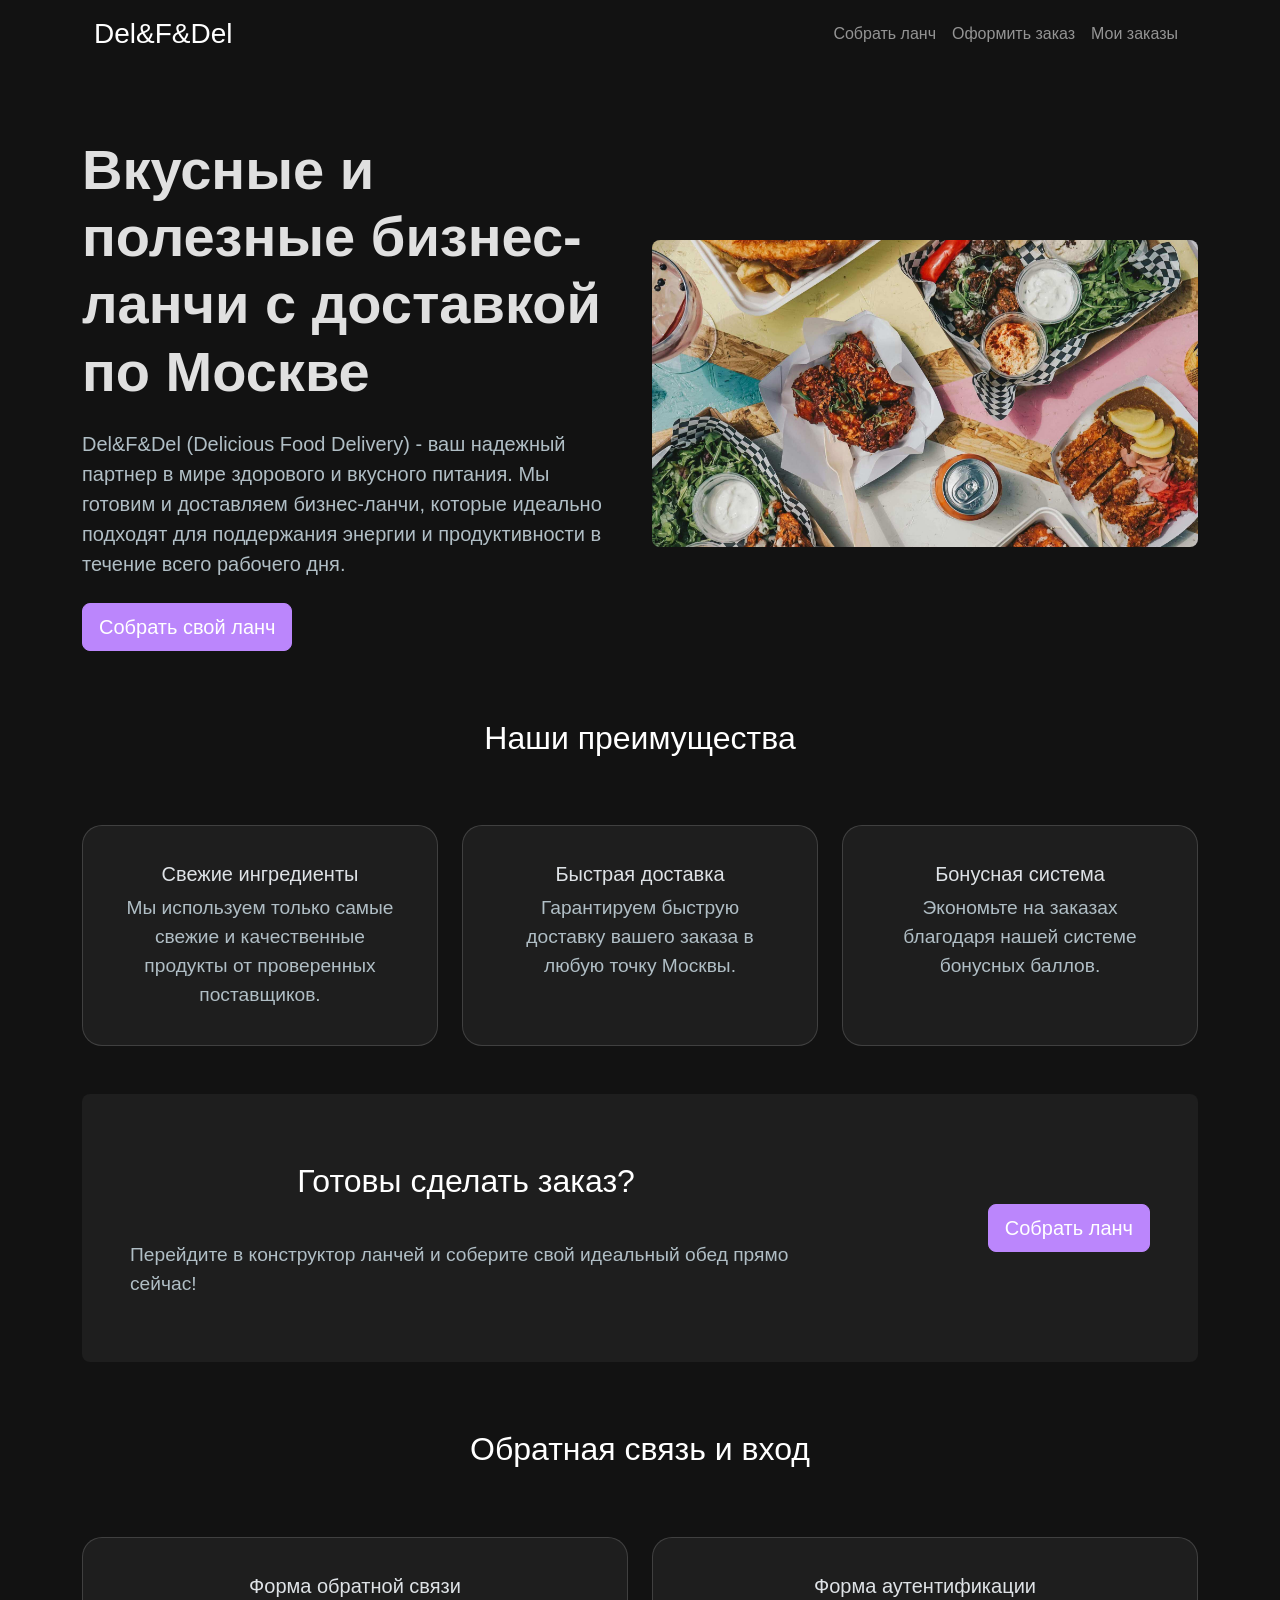
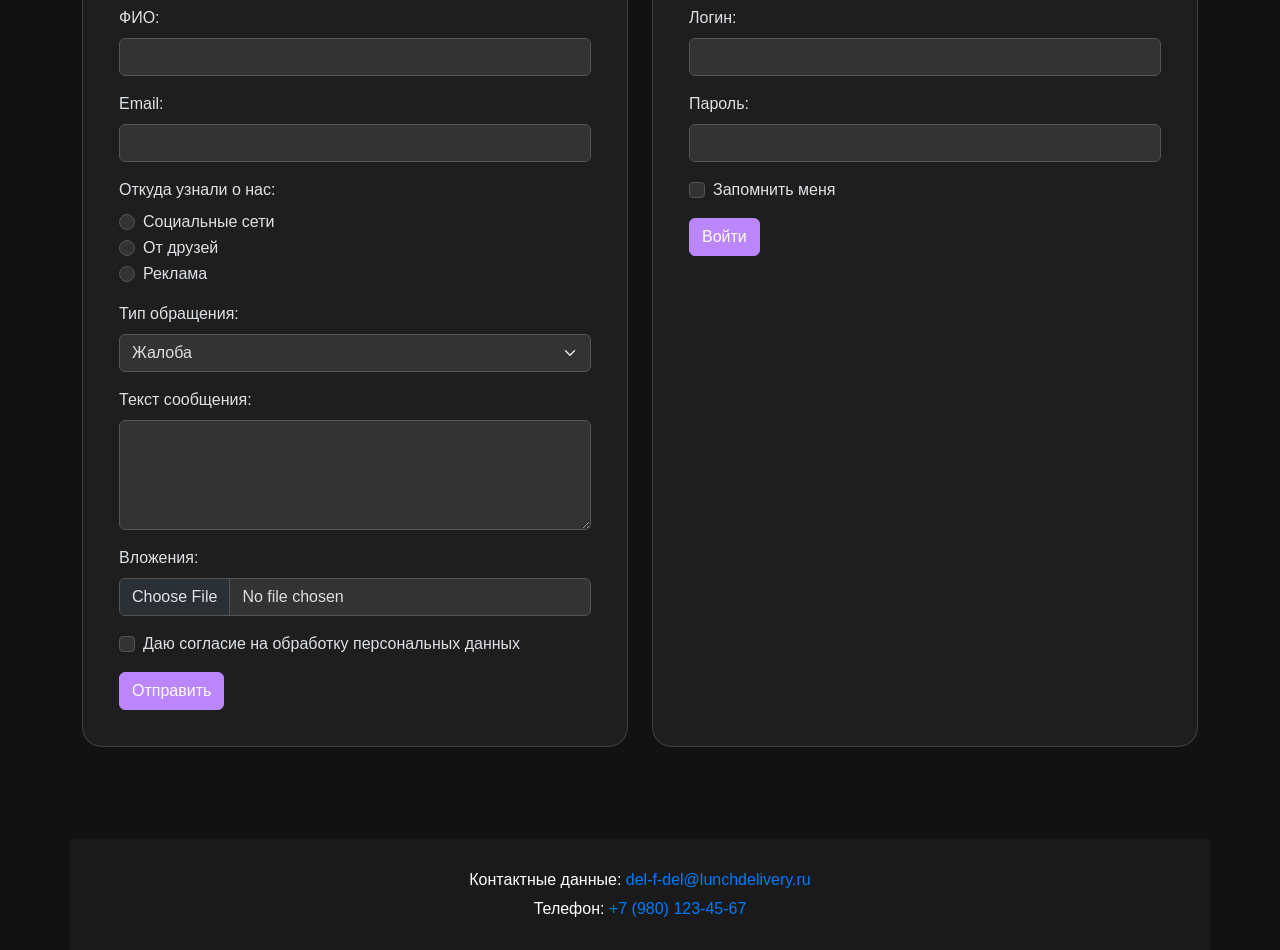
<file: index.html>
<!DOCTYPE html>
<html lang="ru" data-bs-theme="dark">
	<head>
		<meta charset="UTF-8" />
		<meta name="viewport" content="width=device-width, initial-scale=1.0" />
		<title>Del&F&Del - Доставка бизнес-ланчей</title>
		<link
			href="https://cdn.jsdelivr.net/npm/bootstrap@5.3.3/dist/css/bootstrap.min.css"
			rel="stylesheet"
			integrity="sha384-QWTKZyjpPEjISv5WaRU9OFeRpok6YctnYmDr5pNlyT2bRjXh0JMhjY6hW+ALEwIH"
			crossorigin="anonymous"
		/>
		<link rel="stylesheet" href="styles.css" />
	</head>
	<body>
		<header class="container">
			<nav class="navbar navbar-expand-lg navbar-dark">
				<div class="container-fluid">
					<a class="navbar-brand fs-3" href="index.html">Del&F&Del</a>
					<button
						class="navbar-toggler"
						type="button"
						data-bs-toggle="collapse"
						data-bs-target="#navbarNav"
						aria-controls="navbarNav"
						aria-expanded="false"
						aria-label="Toggle navigation"
					>
						<span class="navbar-toggler-icon"></span>
					</button>
					<div class="collapse navbar-collapse" id="navbarNav">
						<ul class="navbar-nav ms-auto">
							<li class="nav-item">
								<a class="nav-link" href="menu.html">Собрать ланч</a>
							</li>
							<li class="nav-item">
								<a class="nav-link" href="order.html">Оформить заказ</a>
							</li>
							<li class="nav-item">
								<a class="nav-link" href="orders.html">Мои заказы</a>
							</li>
						</ul>
					</div>
				</div>
			</nav>
		</header>

		<main class="container">
			<!-- Hero Section -->
			<section id="hero" class="row align-items-center my-5">
				<div class="col-lg-6">
					<h1 class="display-4 fw-bold">
						Вкусные и полезные бизнес-ланчи с доставкой по Москве
					</h1>
					<p class="lead my-4">
						Del&F&Del (Delicious Food Delivery) - ваш надежный партнер в мире
						здорового и вкусного питания. Мы готовим и доставляем бизнес-ланчи,
						которые идеально подходят для поддержания энергии и продуктивности в
						течение всего рабочего дня.
					</p>
					<a href="menu.html" class="btn btn-primary btn-lg"
						>Собрать свой ланч</a
					>
				</div>
				<div class="col-lg-6">
					<img
						src="images/lunch.jpg"
						class="img-fluid rounded-3"
						alt="Бизнес-ланч"
					/>
				</div>
			</section>

			<!-- Features Section -->
			<section id="features" class="my-5">
				<h2 class="text-center mb-5">Наши преимущества</h2>
				<div class="row text-center">
					<div class="col-md-4">
						<div class="card h-100">
							<div class="card-body">
								<h5 class="card-title">Свежие ингредиенты</h5>
								<p class="card-text">
									Мы используем только самые свежие и качественные продукты от
									проверенных поставщиков.
								</p>
							</div>
						</div>
					</div>
					<div class="col-md-4">
						<div class="card h-100">
							<div class="card-body">
								<h5 class="card-title">Быстрая доставка</h5>
								<p class="card-text">
									Гарантируем быструю доставку вашего заказа в любую точку
									Москвы.
								</p>
							</div>
						</div>
					</div>
					<div class="col-md-4">
						<div class="card h-100">
							<div class="card-body">
								<h5 class="card-title">Бонусная система</h5>
								<p class="card-text">
									Экономьте на заказах благодаря нашей системе бонусных баллов.
								</p>
							</div>
						</div>
					</div>
				</div>
			</section>

			<!-- CTA Section -->
			<section id="cta" class="my-5 p-5 rounded-3 text-light">
				<div class="row align-items-center">
					<div class="col-md-8">
						<h2>Готовы сделать заказ?</h2>
						<p>
							Перейдите в конструктор ланчей и соберите свой идеальный обед
							прямо сейчас!
						</p>
					</div>
					<div class="col-md-4 text-md-end">
						<a href="menu.html" class="btn btn-primary btn-lg">Собрать ланч</a>
					</div>
				</div>
			</section>

			<!-- Contact Section -->
			<section id="contact" class="my-5">
				<h2 class="text-center mb-5">Обратная связь и вход</h2>
				<div class="row">
					<div class="col-md-6 mb-4">
						<div class="card form-block">
							<div class="card-body">
								<h5 class="card-title text-center">Форма обратной связи</h5>
								<form
									action="https://httpbin.org/post"
									method="post"
									enctype="multipart/form-data"
									class="feedback-form"
								>
									<div class="mb-3">
										<label for="name" class="form-label">ФИО:</label>
										<input
											type="text"
											id="name"
											name="name"
											class="form-control"
											required
										/>
									</div>

									<div class="mb-3">
										<label for="email" class="form-label">Email:</label>
										<input
											type="email"
											id="email"
											name="email"
											class="form-control"
											required
										/>
									</div>

									<div class="mb-3">
										<label class="form-label">Откуда узнали о нас:</label>
										<div class="form-check">
											<input
												type="radio"
												id="social"
												name="source"
												value="social"
												class="form-check-input"
												required
											/>
											<label for="social" class="form-check-label"
												>Социальные сети</label
											>
										</div>
										<div class="form-check">
											<input
												type="radio"
												id="friends"
												name="source"
												value="friends"
												class="form-check-input"
											/>
											<label for="friends" class="form-check-label"
												>От друзей</label
											>
										</div>
										<div class="form-check">
											<input
												type="radio"
												id="ads"
												name="source"
												value="ads"
												class="form-check-input"
											/>
											<label for="ads" class="form-check-label">Реклама</label>
										</div>
									</div>

									<div class="mb-3">
										<label for="type" class="form-label">Тип обращения:</label>
										<select id="type" name="type" class="form-select" required>
											<option value="complaint">Жалоба</option>
											<option value="suggestion">Предложение</option>
										</select>
									</div>

									<div class="mb-3">
										<label for="message" class="form-label"
											>Текст сообщения:</label
										>
										<textarea
											id="message"
											name="message"
											rows="4"
											class="form-control"
											required
										></textarea>
									</div>

									<div class="mb-3">
										<label for="attachment" class="form-label">Вложения:</label>
										<input
											type="file"
											id="attachment"
											name="attachment"
											class="form-control"
										/>
									</div>

									<div class="form-check mb-3">
										<input
											type="checkbox"
											id="agree"
											name="agree"
											class="form-check-input"
											required
										/>
										<label for="agree" class="form-check-label"
											>Даю согласие на обработку персональных данных</label
										>
									</div>

									<button type="submit" class="btn btn-primary">
										Отправить
									</button>
								</form>
							</div>
						</div>
					</div>
					<div class="col-md-6 mb-4">
						<div class="card form-block">
							<div class="card-body">
								<h5 class="card-title text-center">Форма аутентификации</h5>
								<form
									action="https://httpbin.org/post"
									method="post"
									class="auth-form"
								>
									<div class="mb-3">
										<label for="login" class="form-label">Логин:</label>
										<input
											type="text"
											id="login"
											name="login"
											class="form-control"
											required
										/>
									</div>
									<div class="mb-3">
										<label for="password" class="form-label">Пароль:</label>
										<input
											type="password"
											id="password"
											name="password"
											class="form-control"
											required
										/>
									</div>
									<div class="form-check mb-3">
										<input
											type="checkbox"
											id="remember"
											name="remember"
											class="form-check-input"
										/>
										<label for="remember" class="form-check-label"
											>Запомнить меня</label
										>
									</div>

									<button type="submit" class="btn btn-primary">Войти</button>
								</form>
							</div>
						</div>
					</div>
				</div>
			</section>
		</main>

		<footer class="container text-center py-4">
			<p>
				Контактные данные:
				<a href="mailto:del-f-del@lunchdelivery.ru"
					>del-f-del@lunchdelivery.ru</a
				>
			</p>
			<p>Телефон: <a href="tel:+79801234567">+7 (980) 123-45-67</a></p>
		</footer>

		<script
			src="https://cdn.jsdelivr.net/npm/bootstrap@5.3.3/dist/js/bootstrap.bundle.min.js"
			integrity="sha384-YvpcrYf0tY3lHB60NNkmXc5s9fDVZLESaAA55NDzOxhy9GkcIdslK1eN7N6jIeHz"
			crossorigin="anonymous"
		></script>
	</body>
</html>
</file>
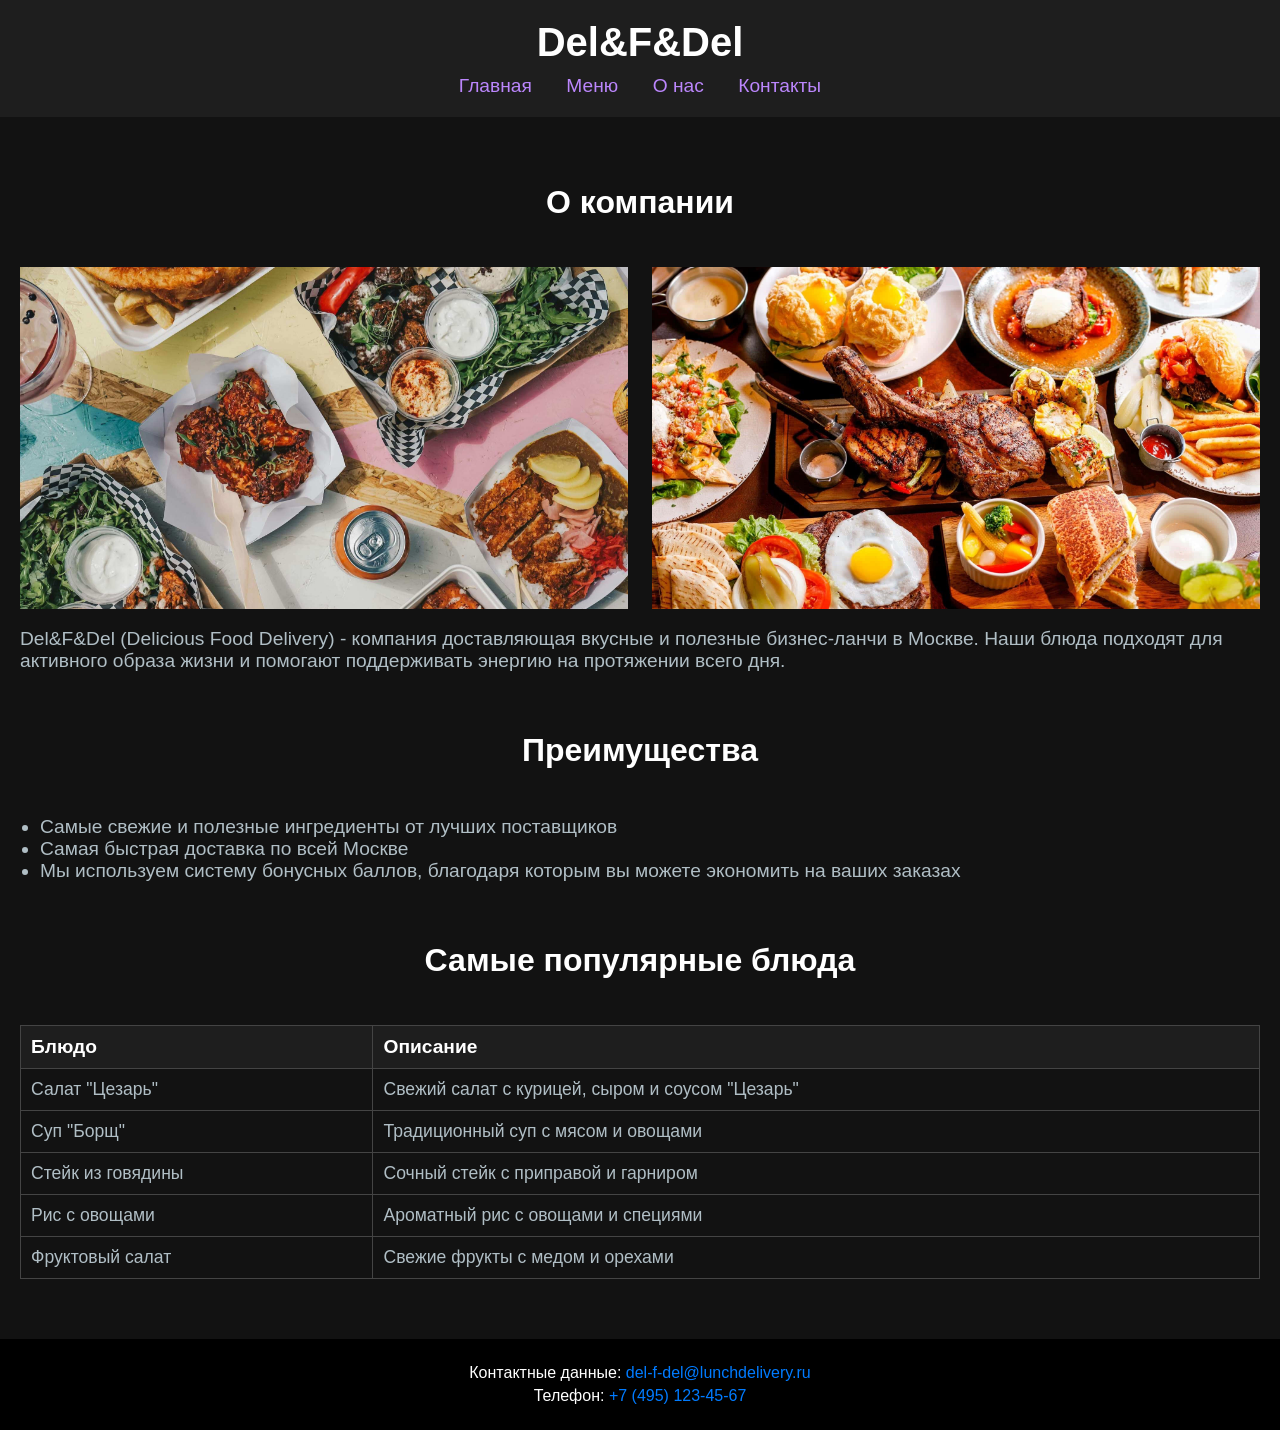
<file: lab1/index.html>
<!DOCTYPE html>
<html lang="ru">
	<head>
		<meta charset="UTF-8" />
		<meta name="viewport" content="width=device-width, initial-scale=1.0" />
		<title>Del&F&Del</title>
		<link rel="stylesheet" href="styles.css" />
	</head>
	<body>
		<header>
			<h1>Del&F&Del</h1>
			<nav>
				<a href="#">Главная</a>
				<a href="#">Меню</a>
				<a href="#">О нас</a>
				<a href="#footer">Контакты</a>
			</nav>
		</header>
		<main>
			<section>
				<h2>О компании</h2>
				<div>
					<img src="images/lunch.jpg" alt="Бизнес-ланч" />
					<img src="images/lunch2.jpg" alt="Бизнес-ланч2" />
				</div>
				<p>
					Del&F&Del (Delicious Food Delivery) - компания доставляющая вкусные и
					полезные бизнес-ланчи в Москве. Наши блюда подходят для активного
					образа жизни и помогают поддерживать энергию на протяжении всего дня.
				</p>
			</section>
			<section>
				<h2>Преимущества</h2>
				<ul>
					<li>Самые свежие и полезные ингредиенты от лучших поставщиков</li>
					<li>Самая быстрая доставка по всей Москве</li>
					<li>
						Мы используем систему бонусных баллов, благодаря которым вы можете
						экономить на ваших заказах
					</li>
				</ul>
			</section>
			<section>
				<h2>Самые популярные блюда</h2>
				<table>
					<tr>
						<th>Блюдо</th>
						<th>Описание</th>
					</tr>
					<tr>
						<td>Салат "Цезарь"</td>
						<td>Свежий салат с курицей, сыром и соусом "Цезарь"</td>
					</tr>
					<tr>
						<td>Суп "Борщ"</td>
						<td>Традиционный суп с мясом и овощами</td>
					</tr>
					<tr>
						<td>Стейк из говядины</td>
						<td>Сочный стейк с приправой и гарниром</td>
					</tr>
					<tr>
						<td>Рис с овощами</td>
						<td>Ароматный рис с овощами и специями</td>
					</tr>
					<tr>
						<td>Фруктовый салат</td>
						<td>Свежие фрукты с медом и орехами</td>
					</tr>
				</table>
			</section>
		</main>
		<footer id="footer">
			<p>
				Контактные данные:
				<a href="mailto:del-f-del@lunchdelivery.ru"
					>del-f-del@lunchdelivery.ru</a
				>
			</p>
			<p>Телефон: <a href="tel:+74951234567">+7 (495) 123-45-67</a></p>
		</footer>
	</body>
</html>
</file>
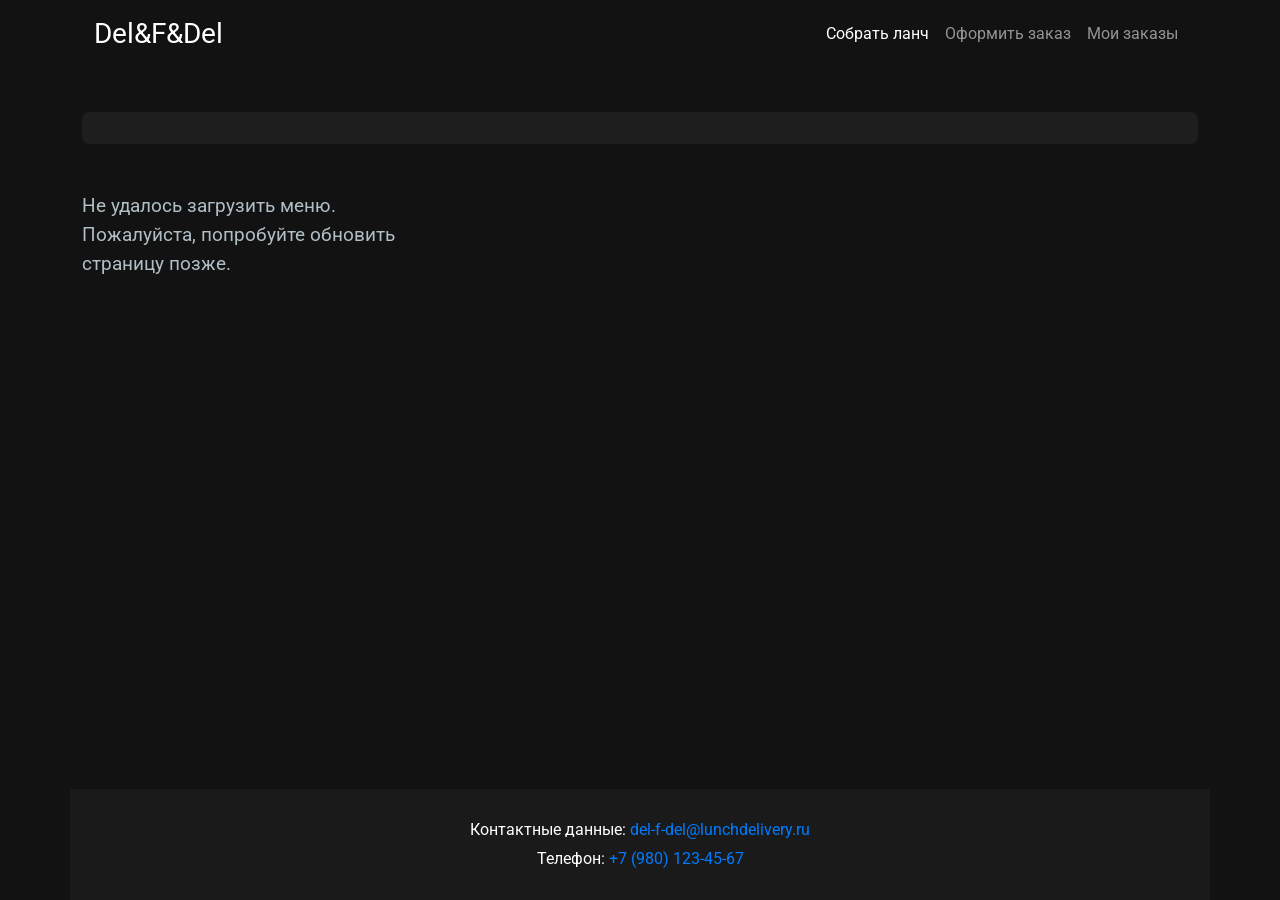
<file: menu.html>
<!DOCTYPE html>
<html lang="ru" data-bs-theme="dark">
	<head>
		<meta charset="UTF-8" />
		<meta name="viewport" content="width=device-width, initial-scale=1.0" />
		<title>Собрать ланч - Del&F&Del</title>
		<link
			href="https://cdn.jsdelivr.net/npm/bootstrap@5.3.3/dist/css/bootstrap.min.css"
			rel="stylesheet"
			integrity="sha384-QWTKZyjpPEjISv5WaRU9OFeRpok6YctnYmDr5pNlyT2bRjXh0JMhjY6hW+ALEwIH"
			crossorigin="anonymous"
		/>
		<link rel="stylesheet" href="styles.css" />
		<link rel="stylesheet" href="print.css" />
		<link
			href="https://fonts.googleapis.com/css2?family=Roboto"
			rel="stylesheet"
		/>
	</head>
	<body>
		<header class="container">
			<nav class="navbar navbar-expand-lg navbar-dark">
				<div class="container-fluid">
					<a class="navbar-brand fs-3" href="index.html">Del&F&Del</a>
					<button
						class="navbar-toggler"
						type="button"
						data-bs-toggle="collapse"
						data-bs-target="#navbarNav"
						aria-controls="navbarNav"
						aria-expanded="false"
						aria-label="Toggle navigation"
					>
						<span class="navbar-toggler-icon"></span>
					</button>
					<div class="collapse navbar-collapse" id="navbarNav">
						<ul class="navbar-nav ms-auto">
							<li class="nav-item">
								<a class="nav-link active" aria-current="page" href="menu.html"
									>Собрать ланч</a
								>
							</li>
							<li class="nav-item">
								<a class="nav-link" href="order.html">Оформить заказ</a>
							</li>
							<li class="nav-item">
								<a class="nav-link" href="orders.html">Мои заказы</a>
							</li>
						</ul>
					</div>
				</div>
			</nav>
		</header>
		<main class="container">
			<section class="my-4">
				<div id="combo-info" class="p-3 mb-4 rounded-3">
					<!-- Информация о комбо будет здесь -->
				</div>
				<div
					id="category-buttons"
					class="d-flex justify-content-center gap-4 mb-4"
				>
					<!-- Кнопки категорий будут добавлены сюда динамически -->
				</div>
				<div
					id="dishes-container"
					class="row row-cols-1 row-cols-md-2 row-cols-lg-3 g-4"
				>
					<!-- Карточки блюд будут добавлены сюда динамически -->
				</div>
			</section>
		</main>
		<div id="checkout-panel" class="checkout-panel">
			<p class="mb-0">
				Стоимость заказа: <span id="panel-total-cost">0</span> ₽
			</p>
			<a href="order.html" id="checkout-link" class="btn btn-primary"
				>Перейти к оформлению</a
			>
		</div>
		<footer class="container text-center py-4">
			<p>
				Контактные данные:
				<a href="mailto:del-f-del@lunchdelivery.ru"
					>del-f-del@lunchdelivery.ru</a
				>
			</p>
			<p>Телефон: <a href="tel:+79801234567">+7 (980) 123-45-67</a></p>
		</footer>

		<!-- Подключение скриптов -->
		<script
			src="https://cdn.jsdelivr.net/npm/bootstrap@5.3.3/dist/js/bootstrap.bundle.min.js"
			integrity="sha384-YvpcrYf0tY3lHB60NNkmXc5s9fDVZLESaAA55NDzOxhy9GkcIdslK1eN7N6jIeHz"
			crossorigin="anonymous"
		></script>
		<script type="module" src="menu-script.js"></script>
	</body>
</html>
</file>
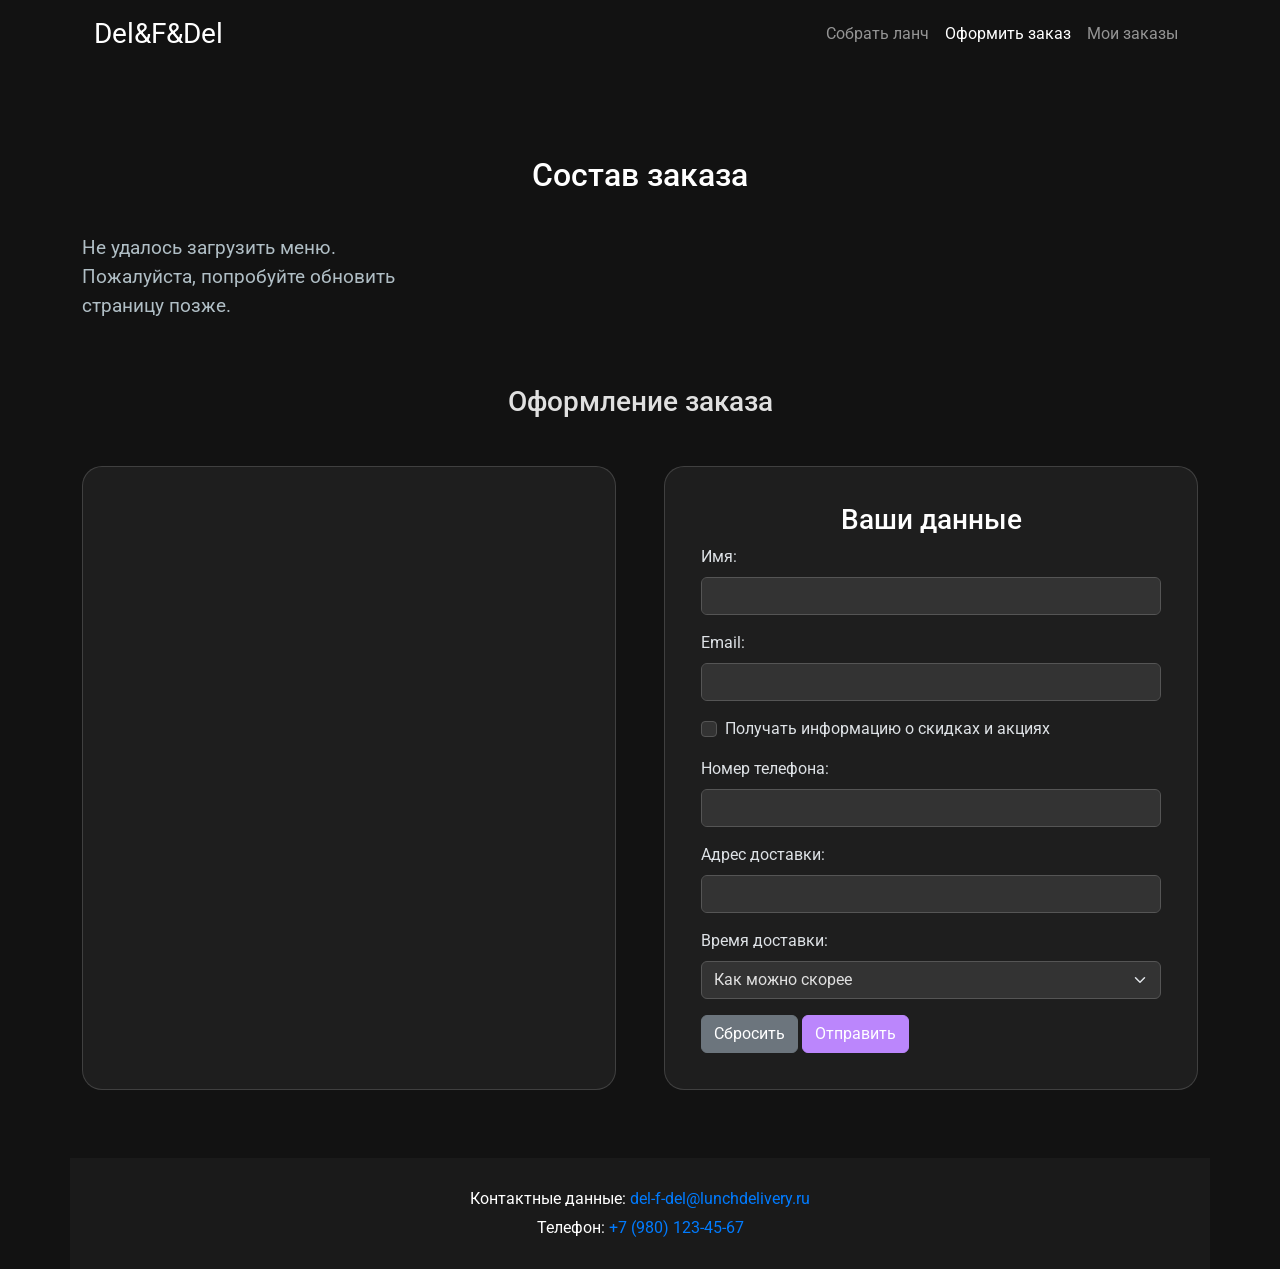
<file: order.html>
<!DOCTYPE html>
<html lang="ru" data-bs-theme="dark">
	<head>
		<meta charset="UTF-8" />
		<meta name="viewport" content="width=device-width, initial-scale=1.0" />
		<title>Оформить заказ - Del&F&Del</title>
		<link
			href="https://cdn.jsdelivr.net/npm/bootstrap@5.3.3/dist/css/bootstrap.min.css"
			rel="stylesheet"
			integrity="sha384-QWTKZyjpPEjISv5WaRU9OFeRpok6YctnYmDr5pNlyT2bRjXh0JMhjY6hW+ALEwIH"
			crossorigin="anonymous"
		/>
		<link rel="stylesheet" href="styles.css" />
		<link rel="stylesheet" href="print.css" />
		<link
			href="https://fonts.googleapis.com/css2?family=Roboto"
			rel="stylesheet"
		/>
	</head>
	<body>
		<header class="container">
			<nav class="navbar navbar-expand-lg navbar-dark">
				<div class="container-fluid">
					<a class="navbar-brand fs-3" href="index.html">Del&F&Del</a>
					<button
						class="navbar-toggler"
						type="button"
						data-bs-toggle="collapse"
						data-bs-target="#navbarNav"
						aria-controls="navbarNav"
						aria-expanded="false"
						aria-label="Toggle navigation"
					>
						<span class="navbar-toggler-icon"></span>
					</button>
					<div class="collapse navbar-collapse" id="navbarNav">
						<ul class="navbar-nav ms-auto">
							<li class="nav-item">
								<a class="nav-link" href="menu.html">Собрать ланч</a>
							</li>
							<li class="nav-item">
								<a class="nav-link active" aria-current="page" href="order.html"
									>Оформить заказ</a
								>
							</li>
							<li class="nav-item">
								<a class="nav-link" href="orders.html">Мои заказы</a>
							</li>
						</ul>
					</div>
				</div>
			</nav>
		</header>
		<main class="container">
			<section class="my-5">
				<h2 class="text-center">Состав заказа</h2>
				<div
					id="order-items-container"
					class="row row-cols-1 row-cols-md-2 row-cols-lg-3 g-4"
				>
					<!-- Карточки выбранных блюд будут здесь -->
				</div>
			</section>
			<section class="my-5">
				<h3 class="text-center mb-5">Оформление заказа</h3>
				<div class="row g-5">
					<div class="col-lg-6">
						<div id="form-order-summary" class="card selected-items-column">
							<!-- Сюда будет вставляться состав заказа -->
						</div>
					</div>
					<div class="col-lg-6">
						<div class="card form-block">
							<div class="card-body">
								<form
									action="https://httpbin.org/post"
									method="post"
									class="customer-form"
								>
									<h3 class="card-title text-center">Ваши данные</h3>
									<div class="mb-3">
										<label for="name" class="form-label">Имя:</label>
										<input
											type="text"
											id="name"
											name="name"
											class="form-control"
											required
										/>
									</div>

									<div class="mb-3">
										<label for="email" class="form-label">Email:</label>
										<input
											type="email"
											id="email"
											name="email"
											class="form-control"
											required
										/>
									</div>

									<div class="form-check mb-3">
										<input
											type="checkbox"
											id="newsletter"
											name="newsletter"
											class="form-check-input"
										/>
										<label for="newsletter" class="form-check-label"
											>Получать информацию о скидках и акциях</label
										>
									</div>

									<div class="mb-3">
										<label for="phone" class="form-label"
											>Номер телефона:</label
										>
										<input
											type="tel"
											id="phone"
											name="phone"
											class="form-control"
											required
										/>
									</div>

									<div class="mb-3">
										<label for="address" class="form-label"
											>Адрес доставки:</label
										>
										<input
											type="text"
											id="address"
											name="address"
											class="form-control"
											required
										/>
									</div>

									<div class="mb-3">
										<label for="delivery-time" class="form-label"
											>Время доставки:</label
										>
										<select
											id="delivery-time"
											name="delivery-time"
											class="form-select"
										>
											<option value="asap">Как можно скорее</option>
											<option value="time">Ко времени</option>
										</select>
									</div>

									<div
										id="specific-time-container"
										class="mb-3"
										style="display: none"
									>
										<label for="specific-time" class="form-label"
											>Выберите время (если выбрали "Ко времени"):</label
										>
										<select
											id="specific-time"
											name="specific-time"
											class="form-select"
										>
											<option value="">Время доставки</option>
											<option value="12:00">12:00</option>
											<option value="12:30">12:30</option>
											<option value="13:00">13:00</option>
											<option value="13:30">13:30</option>
											<option value="14:00">14:00</option>
											<option value="14:30">14:30</option>
											<option value="15:00">15:00</option>
											<option value="15:30">15:30</option>
											<option value="16:00">16:00</option>
											<option value="16:30">16:30</option>
											<option value="17:00">17:00</option>
											<option value="17:30">17:30</option>
											<option value="18:00">18:00</option>
											<option value="18:30">18:30</option>
											<option value="19:00">19:00</option>
											<option value="19:30">19:30</option>
											<option value="20:00">20:00</option>
										</select>
									</div>
									<div id="form-error-message" class="form-error"></div>
									<button type="reset" class="btn btn-secondary">
										Сбросить
									</button>
									<button type="submit" class="btn btn-primary">
										Отправить
									</button>
								</form>
							</div>
						</div>
					</div>
				</div>
			</section>
		</main>
		<footer class="container text-center py-4">
			<p>
				Контактные данные:
				<a href="mailto:del-f-del@lunchdelivery.ru"
					>del-f-del@lunchdelivery.ru</a
				>
			</p>
			<p>Телефон: <a href="tel:+79801234567">+7 (980) 123-45-67</a></p>
		</footer>

		<script
			src="https://cdn.jsdelivr.net/npm/bootstrap@5.3.3/dist/js/bootstrap.bundle.min.js"
			integrity="sha384-YvpcrYf0tY3lHB60NNkmXc5s9fDVZLESaAA55NDzOxhy9GkcIdslK1eN7N6jIeHz"
			crossorigin="anonymous"
		></script>
		<script type="module" src="order-script.js"></script>
	</body>
</html>
</file>
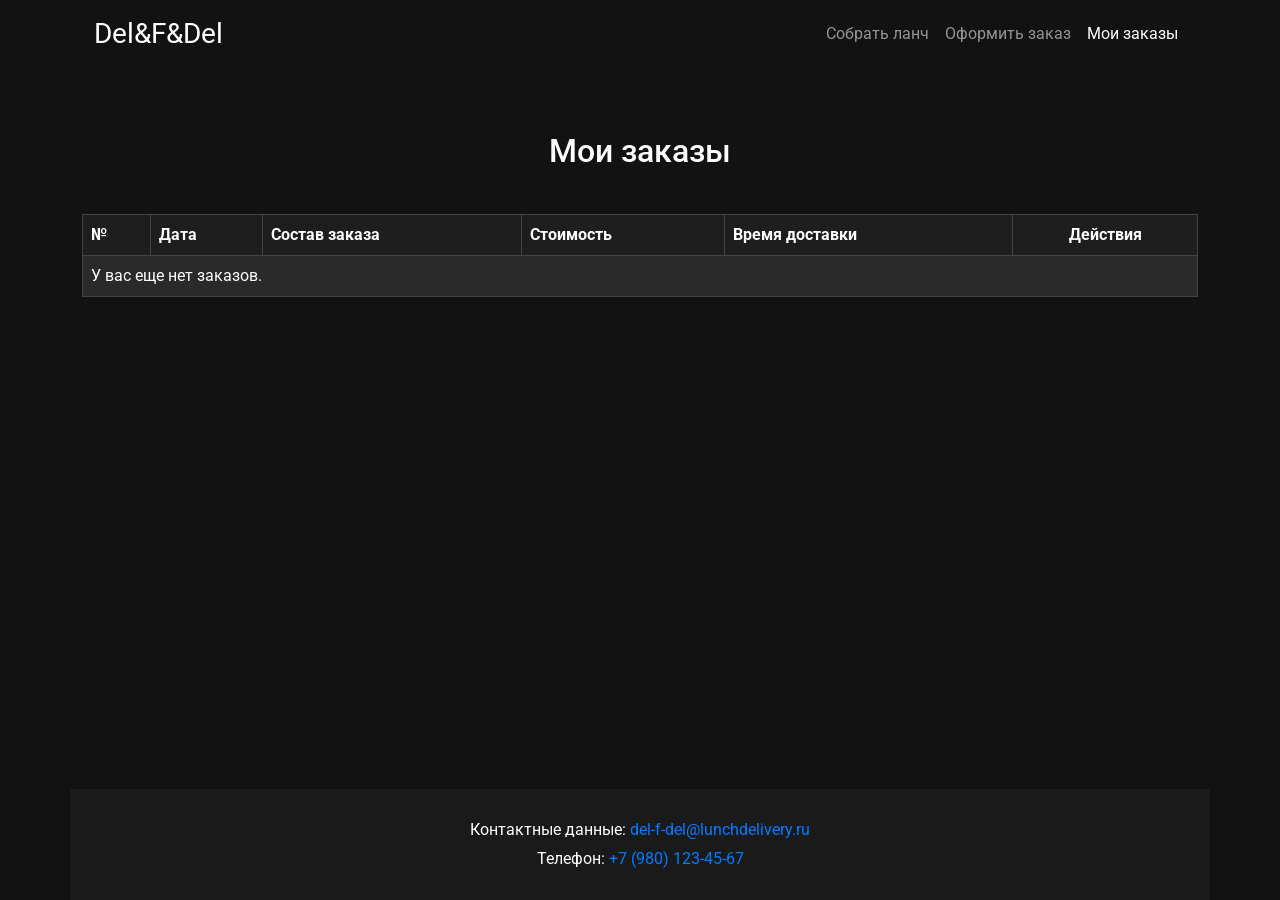
<file: orders.html>
<!DOCTYPE html>
<html lang="ru" data-bs-theme="dark">
	<head>
		<meta charset="UTF-8" />
		<meta name="viewport" content="width=device-width, initial-scale=1.0" />
		<title>Мои заказы - Del&F&Del</title>
		<link
			href="https://cdn.jsdelivr.net/npm/bootstrap@5.3.3/dist/css/bootstrap.min.css"
			rel="stylesheet"
			integrity="sha384-QWTKZyjpPEjISv5WaRU9OFeRpok6YctnYmDr5pNlyT2bRjXh0JMhjY6hW+ALEwIH"
			crossorigin="anonymous"
		/>
		<link
			rel="stylesheet"
			href="https://cdn.jsdelivr.net/npm/bootstrap-icons@1.11.1/font/bootstrap-icons.css"
		/>
		<link rel="stylesheet" href="styles.css" />
		<link rel="stylesheet" href="print.css" />
		<link
			href="https://fonts.googleapis.com/css2?family=Roboto"
			rel="stylesheet"
		/>
	</head>
	<body>
		<header class="container">
			<nav class="navbar navbar-expand-lg navbar-dark">
				<div class="container-fluid">
					<a class="navbar-brand fs-3" href="index.html">Del&F&Del</a>
					<button
						class="navbar-toggler"
						type="button"
						data-bs-toggle="collapse"
						data-bs-target="#navbarNav"
						aria-controls="navbarNav"
						aria-expanded="false"
						aria-label="Toggle navigation"
					>
						<span class="navbar-toggler-icon"></span>
					</button>
					<div class="collapse navbar-collapse" id="navbarNav">
						<ul class="navbar-nav ms-auto">
							<li class="nav-item">
								<a class="nav-link" href="menu.html">Собрать ланч</a>
							</li>
							<li class="nav-item">
								<a class="nav-link" href="order.html">Оформить заказ</a>
							</li>
							<li class="nav-item">
								<a
									class="nav-link active"
									aria-current="page"
									href="orders.html"
									>Мои заказы</a
								>
							</li>
						</ul>
					</div>
				</div>
			</nav>
		</header>
		<main class="container">
			<section class="my-4">
				<h2 class="text-center mb-4">Мои заказы</h2>
				<div class="table-responsive">
					<table class="table table-striped table-bordered align-middle">
						<thead>
							<tr>
								<th>№</th>
								<th>Дата</th>
								<th>Состав заказа</th>
								<th>Стоимость</th>
								<th>Время доставки</th>
								<th class="text-center">Действия</th>
							</tr>
						</thead>
						<tbody id="orders-container">
							<!-- Заказы будут вставлены сюда -->
						</tbody>
					</table>
				</div>
			</section>
		</main>

		<!-- Модальное окно "Подробнее" -->
		<div
			class="modal fade"
			id="details-modal"
			tabindex="-1"
			aria-labelledby="detailsModalLabel"
			aria-hidden="true"
		>
			<div class="modal-dialog modal-dialog-centered">
				<div class="modal-content">
					<div class="modal-header">
						<h5 class="modal-title" id="detailsModalLabel">
							Подробности заказа
						</h5>
						<button
							type="button"
							class="btn-close"
							data-bs-dismiss="modal"
							aria-label="Close"
						></button>
					</div>
					<div class="modal-body" id="details-modal-body">
						<!-- Содержимое будет вставлено сюда -->
					</div>
					<div class="modal-footer">
						<button
							type="button"
							class="btn btn-primary"
							data-bs-dismiss="modal"
						>
							Ок
						</button>
					</div>
				</div>
			</div>
		</div>

		<!-- Модальное окно "Редактирование" -->
		<div
			class="modal fade"
			id="edit-modal"
			tabindex="-1"
			aria-labelledby="editModalLabel"
			aria-hidden="true"
		>
			<div class="modal-dialog modal-dialog-centered">
				<div class="modal-content">
					<div class="modal-header">
						<h5 class="modal-title" id="editModalLabel">
							Редактирование заказа
						</h5>
						<button
							type="button"
							class="btn-close"
							data-bs-dismiss="modal"
							aria-label="Close"
						></button>
					</div>
					<div class="modal-body">
						<form id="edit-form">
							<!-- Поля формы будут здесь -->
						</form>
					</div>
					<div class="modal-footer">
						<button
							type="button"
							class="btn btn-secondary"
							data-bs-dismiss="modal"
						>
							Отмена
						</button>
						<button type="button" id="edit-save-btn" class="btn btn-primary">
							Сохранить
						</button>
					</div>
				</div>
			</div>
		</div>

		<!-- Модальное окно "Удаление" -->
		<div
			class="modal fade"
			id="delete-modal"
			tabindex="-1"
			aria-labelledby="deleteModalLabel"
			aria-hidden="true"
		>
			<div class="modal-dialog modal-dialog-centered">
				<div class="modal-content">
					<div class="modal-header">
						<h5 class="modal-title" id="deleteModalLabel">
							Подтверждение удаления
						</h5>
						<button
							type="button"
							class="btn-close"
							data-bs-dismiss="modal"
							aria-label="Close"
						></button>
					</div>
					<div class="modal-body">
						<p>Вы уверены, что хотите удалить этот заказ?</p>
					</div>
					<div class="modal-footer">
						<button
							type="button"
							class="btn btn-secondary"
							data-bs-dismiss="modal"
						>
							Отмена
						</button>
						<button
							type="button"
							id="delete-confirm-btn"
							class="btn btn-danger"
						>
							Да
						</button>
					</div>
				</div>
			</div>
		</div>

		<footer class="container text-center py-4">
			<p>
				Контактные данные:
				<a href="mailto:del-f-del@lunchdelivery.ru"
					>del-f-del@lunchdelivery.ru</a
				>
			</p>
			<p>Телефон: <a href="tel:+79801234567">+7 (980) 123-45-67</a></p>
		</footer>

		<script
			src="https://cdn.jsdelivr.net/npm/bootstrap@5.3.3/dist/js/bootstrap.bundle.min.js"
			integrity="sha384-YvpcrYf0tY3lHB60NNkmXc5s9fDVZLESaAA55NDzOxhy9GkcIdslK1eN7N6jIeHz"
			crossorigin="anonymous"
		></script>
		<script type="module" src="orders-script.js"></script>
	</body>
</html>
</file>
<file: styles.css>
html {
	scroll-behavior: smooth;
}

body {
	display: flex;
	flex-direction: column;
	min-height: 100vh;
	font-family: 'Roboto', sans-serif;
	font-size: 16px;
	margin: 0;
	padding: 0;
	background-color: #121212;
	color: #e0e0e0;
}

main {
	flex-grow: 1;
	padding: 20px;
}

section {
	margin-bottom: 40px;
}

section h2 {
	font-size: 2em;
	color: #ffffff;
	text-align: center;
	padding: 20px;
	margin-bottom: 20px;
}

section img {
	max-width: 680px;
	height: auto;
	border-radius: 20px;
}

section p {
	font-size: 1.2em;
	color: #b0bec5;
}

section ul {
	list-style-type: disc;
	padding-left: 20px;
}

section ul li {
	font-size: 1.2em;
	color: #b0bec5;
}

.table {
	--bs-table-bg: #1e1e1e;
	--bs-table-border-color: #444;
	--bs-table-striped-bg: #2a2a2a;
	--bs-table-hover-bg: #333;
}

footer {
	background-color: #1a1a1a;
	color: white;
	text-align: center;
	padding: 20px;
}

footer p {
	margin: 5px 0;
}

footer a {
	color: #007bff;
	text-decoration: none;
}

footer a:hover {
	color: #0056b3;
}

.card {
	background-color: #1e1e1e;
	padding: 20px;
	border-radius: 20px;
	width: 100%;
	height: 100%;
	display: flex;
	flex-direction: column;
}

.form-block h3 {
	color: #ffffff;
	text-align: center;
	margin-top: 0;
}

form {
	background-color: transparent;
	padding: 0;
	width: 100%;
}

#combo-info {
	background-color: #1e1e1e;
	padding: 20px;
	border-radius: 20px;
	margin-bottom: 20px;
	text-align: center;
}

#combo-info h3 {
	margin-top: 0;
	color: #ffffff;
}

#combo-icons {
	display: flex;
	flex-wrap: wrap;
	justify-content: center;
	column-gap: 20px;
	row-gap: 10px;
}

.combo-content {
	display: flex;
	flex-direction: column;
	align-items: center;
	gap: 10px;
}

.combo-option {
	display: flex;
	align-items: center;
}

.combo-icon {
	width: 32px;
	height: 32px;
}

.combo-separator {
	margin: 0 5px;
	color: #b0bec5;
}

#category-buttons {
	display: flex;
	justify-content: space-between;
	margin-bottom: 20px;
	gap: 20px;
}

.category-button {
	background-color: #bb86fc;
	color: #ffffff;
	border: none;
	padding: 10px 20px;
	border-radius: 20px;
	cursor: pointer;
	font-size: 1.1em;
	flex-grow: 1;
	transition: all 0.3s ease;
}

.category-button:hover,
.category-button.active {
	background-color: #9543f9;
	transform: scale(1.05);
}

.dish-item {
	background-color: #1e1e1e;
	border: 2px solid transparent;
	border-radius: 20px;
	padding: 15px;
	width: 100%;
	text-align: center;
	display: flex;
	flex-direction: column;
	align-items: center;
	transition: all 0.3s ease;
	margin-bottom: 20px;
}

.dish-item:hover {
	transform: translateY(-5px);
	box-shadow: 0 10px 20px rgba(0, 0, 0, 0.2);
}

.dish-item img {
	max-width: 100%;
	height: auto;
	border-radius: 20px;
	max-height: 250px;
	margin-bottom: 10px;
}

.price {
	font-size: 1.2em;
	color: #bb86fc;
	font-weight: bold;
	margin: 5px 0;
}

.dish-name {
	font-size: 1.1em;
	color: #ffffff;
	margin: 5px 0;
}

.weight {
	font-size: 1em;
	color: #b0bec5;
	margin: 5px 0;
}

.dish-item button {
	background-color: #bb86fc;
	color: #ffffff;
	border: none;
	padding: 10px 15px;
	border-radius: 20px;
	cursor: pointer;
	font-size: 1em;
	margin-top: 10px;
	width: 100%;
	transition: all 0.3s ease;
}

.dish-item button:hover {
	background-color: #9543f9;
	transform: scale(1.05);
}

.remove-button {
	background-color: #f44336 !important;
}

.remove-button:hover {
	background-color: #d32f2f !important;
}

.selected-items-column {
	display: flex;
	flex-direction: column;
	justify-content: space-between;
	height: 100%;
}

.selected-items-column h3 {
	color: #ffffff;
	text-align: center;
	margin-bottom: 15px;
}

.selected-items-column p {
	color: #b0bec5;
	margin: 5px 0;
}

.selected-items-column .total-cost {
	margin-top: 15px;
	padding: 15px;
	background-color: #2d2d2d;
	border-radius: 20px;
	font-weight: bold;
	font-size: 1.2em;
	color: #ffffff;
	text-align: center;
	width: 100%;
}

.form-error {
	color: #f44336;
	margin-bottom: 15px;
	font-weight: bold;
}

.checkout-panel {
	position: sticky;
	bottom: 0;
	width: 100%;
	background-color: #1e1e1e;
	padding: 20px;
	box-shadow: 0 -2px 10px rgba(0, 0, 0, 0.5);
	display: none;
	justify-content: space-around;
	align-items: center;
	z-index: 1000;
}

.checkout-panel.visible {
	display: flex;
}

.checkout-panel p {
	margin: 0;
	font-size: 1.2em;
	color: #ffffff;
}

.checkout-panel a {
	background-color: #bb86fc;
	color: #ffffff;
	padding: 10px 20px;
	border-radius: 20px;
	text-decoration: none;
	font-weight: bold;
	transition: background-color 0.3s ease;
}

.checkout-panel a:hover {
	background-color: #9543f9;
}

.checkout-panel a.disabled {
	background-color: #555;
	color: #aaa;
	pointer-events: none;
	cursor: not-allowed;
}

@media screen and (max-width: 768px) {
	.dish-item {
		max-width: 300px;
		margin: 0 auto 20px;
	}

	section h2 {
		font-size: 1.5em;
	}
}

@media screen and (max-width: 480px) {
	section h2 {
		font-size: 1.3em;
	}
}

.form-control,
.form-select,
.form-check-input {
	background-color: #333 !important;
	border: 1px solid #555 !important;
	color: #e0e0e0 !important;
	accent-color: #bb86fc;
}

.form-control:focus,
.form-select:focus,
.form-check-input:focus {
	background-color: #333 !important;
	border-color: #bb86fc !important;
	color: #e0e0e0 !important;
	box-shadow: 0 0 0 0.25rem rgba(187, 134, 252, 0.25);
}

.btn-primary {
	background-color: #bb86fc !important;
	border-color: #bb86fc !important;
}

.btn-primary:hover,
.btn-primary:focus {
	background-color: #9543f9 !important;
	border-color: #9543f9 !important;
}

.form-check-input:checked {
	background-color: #bb86fc !important;
	border-color: #bb86fc !important;
}

#cta {
	background-color: #1e1e1e;
	border-radius: 20px;
}

.order-actions {
	display: flex;
	gap: 10px;
	justify-content: center;
}

.action-btn {
	background: none;
	border: none;
	cursor: pointer;
	color: #bb86fc;
	font-size: 1.5em;
	padding: 5px;
	transition: color 0.3s ease;
}

.action-btn:hover {
	color: #9543f9;
}

.modal-content {
	background-color: #1e1e1e !important;
	border-radius: 20px;
}

.alert {
	position: fixed;
	top: 20px;
	right: 20px;
	padding: 15px 20px;
	border-radius: 20px;
	color: #ffffff;
	font-size: 1.1em;
	z-index: 2000;
	box-shadow: 0 2px 10px rgba(0, 0, 0, 0.3);
}

.alert.success {
	background-color: #4caf50;
}

.alert.error {
	background-color: #f44336;
}
</file>
<file: lab1/styles.css>
body {
	font-family: 'Roboto', sans-serif;
	margin: 0;
	padding: 0;
	box-sizing: border-box;
	background-color: #121212;
	color: #e0e0e0;
}

header {
	background-color: #1e1e1e;
	padding: 20px;
	text-align: center;
}

header h1 {
	margin: 0;
	font-size: 2.5em;
	color: #ffffff;
}

nav {
	margin-top: 10px;
}

nav a {
	margin: 0 15px;
	text-decoration: none;
	color: #bb86fc;
	font-size: 1.2em;
}

nav a:hover {
	color: #9543f9;
}

main {
	padding: 20px;
}

section {
	margin-bottom: 40px;
}

section h2 {
	font-size: 2em;
	color: #ffffff;
	text-align: center;
	padding: 20px;
}

section img {
	max-width: 49%;
	height: auto;
}

section div {
	display: flex;
	justify-content: space-between;
}

section p {
	font-size: 1.2em;
	color: #b0bec5;
}

section ul {
	list-style-type: disc;
	padding-left: 20px;
}

section ul li {
	font-size: 1.2em;
	color: #b0bec5;
}

table {
	width: 100%;
	border-collapse: collapse;
	margin-top: 20px;
}

table th,
table td {
	border: 1px solid #444;
	padding: 10px;
	text-align: left;
}

table th {
	background-color: #1e1e1e;
	font-size: 1.2em;
	color: #ffffff;
}

table td {
	font-size: 1.1em;
	color: #b0bec5;
}

footer {
	background-color: black;
	color: white;
	text-align: center;
	padding: 20px;
}

footer p {
	margin: 5px 0;
}

footer a {
	color: #007bff;
	text-decoration: none;
}

footer a:hover {
	color: #0056b3;
}
</file>
<file: print.css>
@media print {
	body {
		font-size: 12pt;
		color: #000;
		background-color: #fff;
		font-family: 'Times New Roman', Times, serif;
	}

	h1,
	h2,
	h3 {
		color: #000;
	}

	header nav,
	footer,
	.customer-form,
	#category-buttons,
	.dishes-container,
	.dish-item button,
	.checkout-panel,
	.modal.fade,
	.order-actions,
	.action-btn,
	.form-block,
	.btn {
		display: none;
	}

	/* Стили для заголовков на странице меню */
	#combo-info h3 {
		color: #000;
	}

	a {
		color: #000 !important;
		text-decoration: none;
	}

	section img {
		display: none;
	}

	table {
		width: 100%;
		border-collapse: collapse;
	}

	table,
	th,
	td {
		border: 1pt solid #000;
		padding: 5px;
	}

	#combo-info,
	.selected-items-column {
		border: 1pt solid #000;
		padding: 10px;
		background-color: #fff;
	}

	.selected-items-column h3,
	.selected-items-column p,
	.selected-items-column .total-cost {
		color: #000 !important;
	}

	.combo-icon {
		display: inline-block;
		width: 16px;
		height: 16px;
		filter: grayscale(100%);
	}

	/* Стили для модального окна деталей заказа */
	.modal-content {
		display: block !important;
		position: static !important;
		background-color: #fff !important;
		border: 1pt solid #000;
		padding: 10px;
		margin: 20px 0;
	}

	.modal-header,
	.modal-body,
	.modal-footer {
		display: block !important;
		background-color: #fff !important;
	}

	.modal-header {
		border-bottom: 1pt solid #000;
		padding-bottom: 10px;
		margin-bottom: 10px;
	}

	.modal-footer {
		border-top: 1pt solid #000;
		padding-top: 10px;
		margin-top: 10px;
	}

	/* Стили для таблицы заказов */
	.table-responsive {
		overflow: visible;
	}

	.table th,
	.table td {
		color: #000;
		background-color: #fff !important;
		border: 1pt solid #000;
	}

	.table-striped tbody tr:nth-of-type(odd) {
		background-color: #f2f2f2 !important;
	}

	/* Стили для карточек блюд при печати */
	.dish-item {
		background-color: #fff;
		border: 1pt solid #000;
		padding: 10px;
		margin-bottom: 10px;
		color: #000;
	}

	.dish-item .price,
	.dish-item .dish-name,
	.dish-item .weight {
		color: #000;
	}

	/* Стили для карточек блюд в контейнере заказа */
	#order-items-container .dish-item {
		display: block;
		background-color: #fff;
		border: 1pt solid #000;
		padding: 10px;
		margin-bottom: 10px;
		color: #000;
	}

	#order-items-container .dish-item img {
		display: block;
		max-width: 100px;
		height: auto;
		margin: 0 auto 10px;
	}

	#order-items-container .dish-item .price,
	#order-items-container .dish-item .dish-name,
	#order-items-container .dish-item .weight {
		color: #000;
		text-align: center;
	}

	/* Стили для карточки с итогами заказа */
	#form-order-summary {
		background-color: #fff;
		border: 1pt solid #000;
		padding: 15px;
		margin-bottom: 20px;
	}

	#form-order-summary h3,
	#form-order-summary p,
	#form-order-summary .total-cost {
		color: #000;
	}
}
</file>
